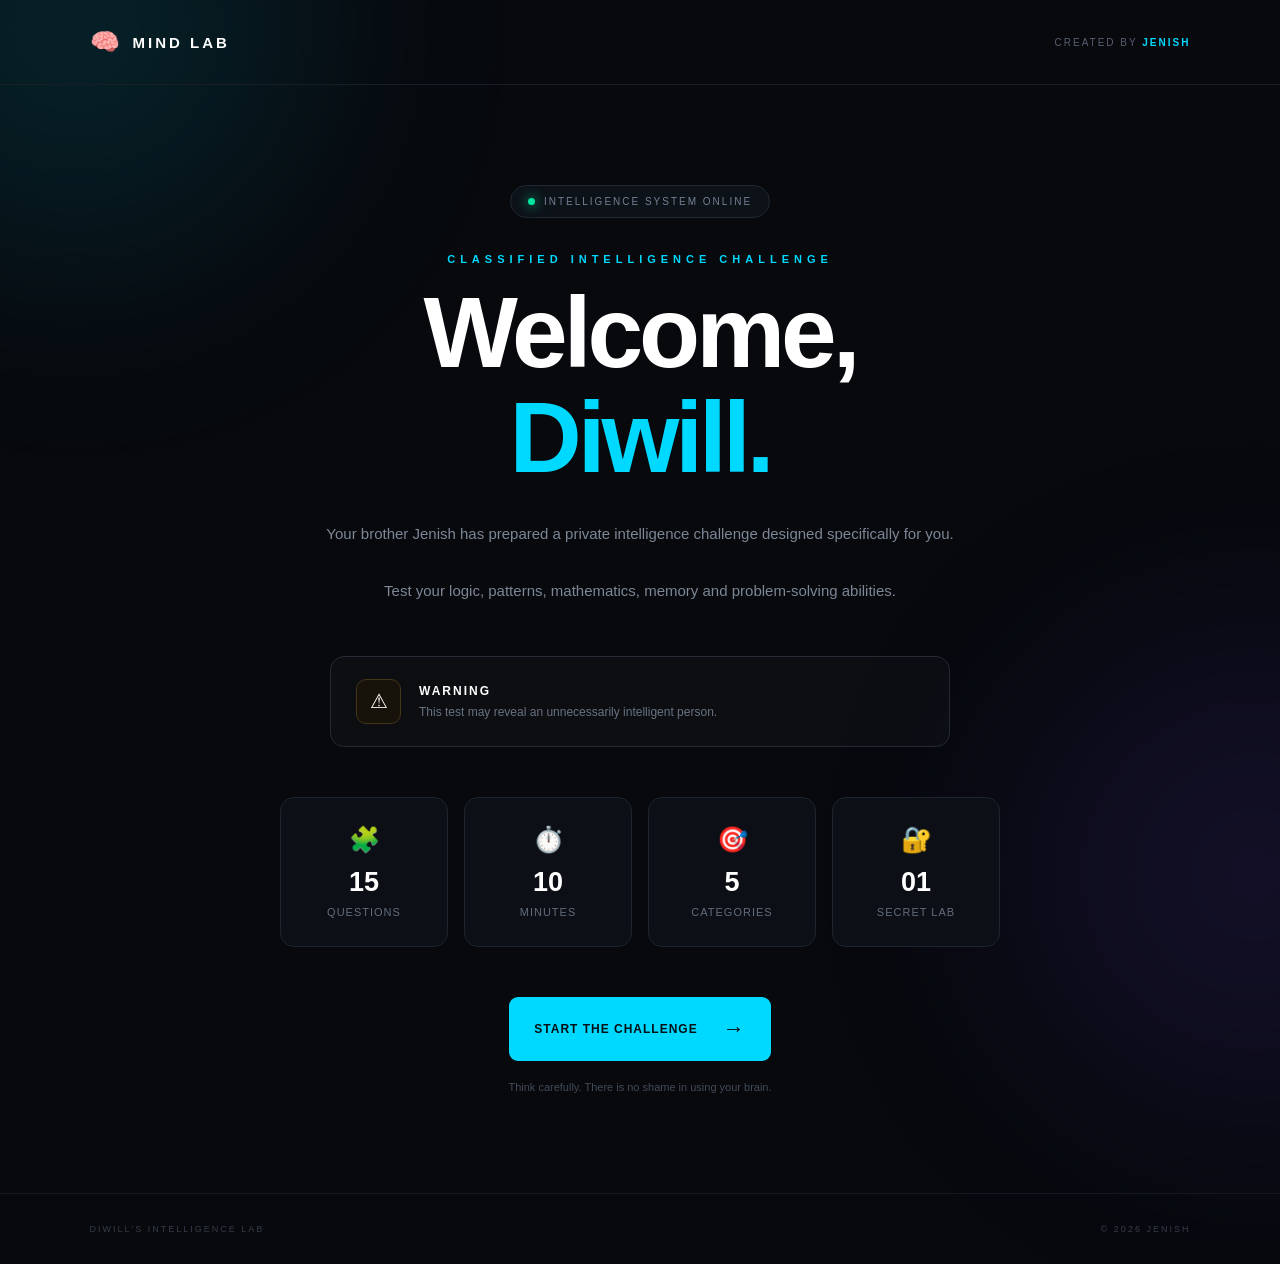
<file: index.html>
<!DOCTYPE html>
<html lang="en">

<head>
    <meta charset="UTF-8">
    <meta name="viewport" content="width=device-width, initial-scale=1.0">

    <title>Mind Lab | Diwill</title>

    <link rel="stylesheet" href="style.css">
</head>

<body class="home-page">

    <!-- Background effects -->
    <div class="background-glow glow-one"></div>
    <div class="background-glow glow-two"></div>

    <!-- Navigation -->
    <header class="navbar">

        <div class="logo">
            <span>🧠</span>
            MIND LAB
        </div>

        <div class="creator">
            CREATED BY <strong>JENISH</strong>
        </div>

    </header>


    <!-- Main content -->
    <main class="hero">

        <div class="status-pill">
            <span class="status-dot"></span>
            INTELLIGENCE SYSTEM ONLINE
        </div>


        <p class="classified">
            CLASSIFIED INTELLIGENCE CHALLENGE
        </p>


        <h1>
            Welcome,
            <span>Diwill.</span>
        </h1>


        <p class="hero-description">

            Your brother Jenish has prepared a private
            intelligence challenge designed specifically for you.

            <br><br>

            Test your logic, patterns, mathematics,
            memory and problem-solving abilities.

        </p>


        <!-- Warning -->
        <div class="warning-box">

            <div class="warning-icon">
                ⚠
            </div>

            <div>

                <h3>
                    WARNING
                </h3>

                <p>
                    This test may reveal an unnecessarily
                    intelligent person.
                </p>

            </div>

        </div>


        <!-- Information cards -->
        <div class="test-info">

            <div class="info-card">

                <div class="info-icon">
                    🧩
                </div>

                <strong>
                    15
                </strong>

                <span>
                    Questions
                </span>

            </div>


            <div class="info-card">

                <div class="info-icon">
                    ⏱️
                </div>

                <strong>
                    10
                </strong>

                <span>
                    Minutes
                </span>

            </div>


            <div class="info-card">

                <div class="info-icon">
                    🎯
                </div>

                <strong>
                    5
                </strong>

                <span>
                    Categories
                </span>

            </div>


            <div class="info-card">

                <div class="info-icon">
                    🔐
                </div>

                <strong>
                    01
                </strong>

                <span>
                    Secret Lab
                </span>

            </div>

        </div>


        <!-- Start -->
        <button
            class="start-button"
            onclick="startTest()">

            <span>
                START THE CHALLENGE
            </span>

            <b>
                →
            </b>

        </button>


        <p class="bottom-text">

            Think carefully.
            There is no shame in using your brain.

        </p>

    </main>


    <!-- Footer -->
    <footer>

        <span>
            DIWILL'S INTELLIGENCE LAB
        </span>

        <span>
            © 2026 JENISH
        </span>

    </footer>


    <script>

        function startTest() {

            window.location.href =
                "login.html";

        }

    </script>

</body>

</html>
</file>
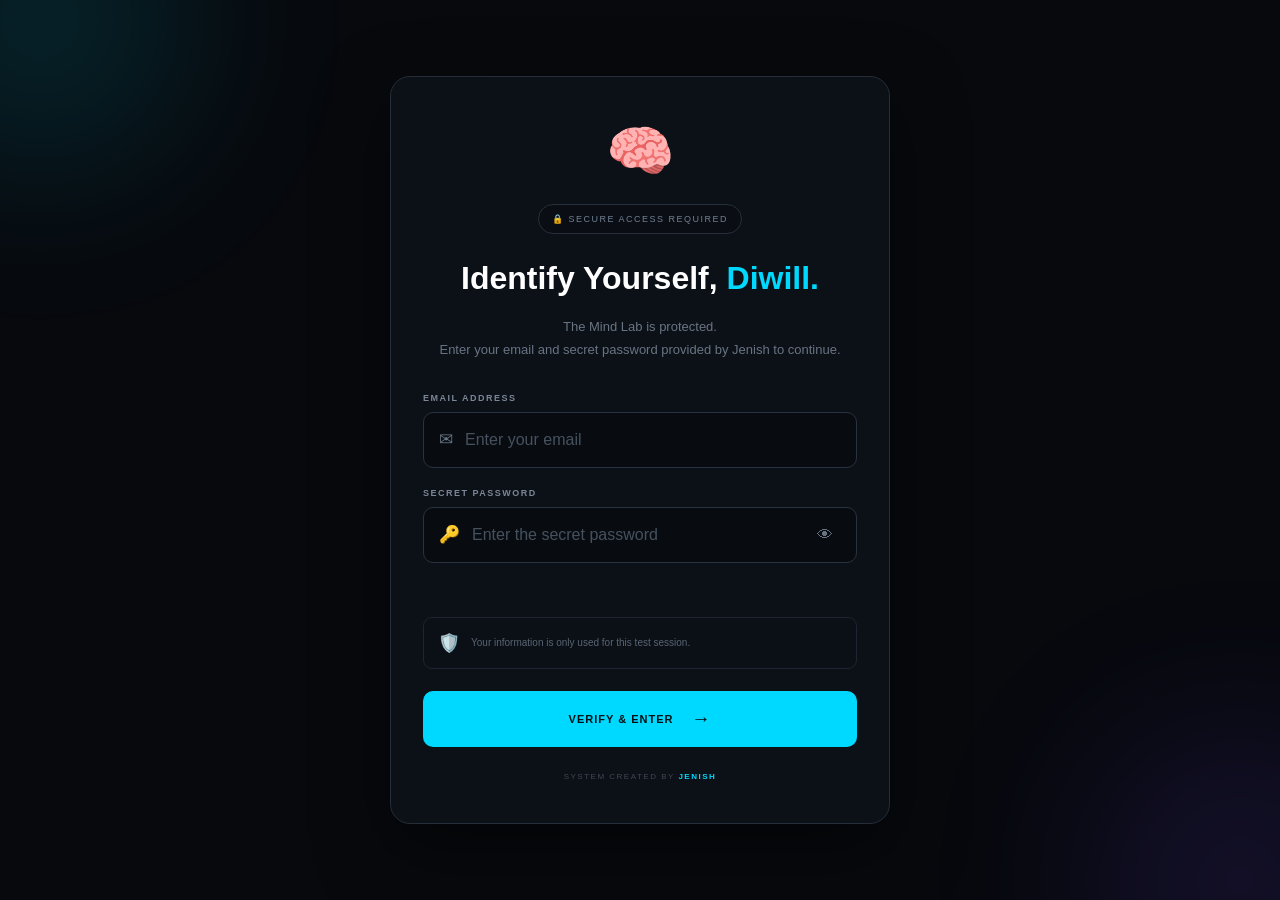
<file: login.html>
<!DOCTYPE html>
<html lang="en">

<head>

    <meta charset="UTF-8">

    <meta name="viewport"
          content="width=device-width, initial-scale=1.0,
                   maximum-scale=1.0,
                   user-scalable=no">

    <meta name="theme-color"
          content="#07090d">

    <title>Mind Lab | Secure Access</title>


    <style>

        /* ================================
           RESET
        ================================= */

        * {
            margin: 0;
            padding: 0;
            box-sizing: border-box;
        }


        body {
            min-height: 100vh;
            min-height: 100dvh;

            background: #07090d;

            color: white;

            font-family:
                Arial,
                Helvetica,
                sans-serif;

            display: flex;

            justify-content: center;

            align-items: center;

            padding: 20px;

            overflow-x: hidden;
        }


        /* ================================
           BACKGROUND
        ================================= */

        .background-glow {
            position: fixed;

            width: 280px;
            height: 280px;

            border-radius: 50%;

            filter: blur(100px);

            opacity: 0.16;

            pointer-events: none;

            z-index: 0;
        }


        .glow-one {
            background: #00d9ff;

            top: -120px;
            left: -100px;
        }


        .glow-two {
            background: #7545ff;

            bottom: -120px;
            right: -100px;
        }


        /* ================================
           LOGIN CARD
        ================================= */

        .login-container {

            width: 100%;

            max-width: 500px;

            padding: 42px 32px;

            background:
                rgba(13, 17, 24, 0.97);

            border: 1px solid #252e39;

            border-radius: 20px;

            text-align: center;

            position: relative;

            z-index: 2;

            box-shadow:
                0 25px 70px
                rgba(0, 0, 0, 0.5);
        }


        /* ================================
           ICON
        ================================= */

        .login-icon {

            font-size: 55px;

            margin-bottom: 20px;

        }


        /* ================================
           STATUS
        ================================= */

        .login-status {

            display: inline-block;

            padding: 9px 13px;

            background: #0a0e14;

            border: 1px solid #26303b;

            border-radius: 30px;

            color: #718092;

            font-size: 9px;

            letter-spacing: 1.5px;

            margin-bottom: 24px;

        }


        /* ================================
           HEADING
        ================================= */

        h1 {

            font-size: 32px;

            line-height: 1.25;

            margin-bottom: 18px;

        }


        h1 span {

            color: #00d9ff;

        }


        .login-description {

            color: #697483;

            font-size: 13px;

            line-height: 1.7;

            margin-bottom: 32px;

        }


        /* ================================
           INPUT GROUP
        ================================= */

        .input-group {

            text-align: left;

            margin-bottom: 20px;

        }


        .input-group label {

            display: block;

            color: #7b8796;

            font-size: 9px;

            font-weight: bold;

            letter-spacing: 1.5px;

            margin-bottom: 9px;

        }


        /* ================================
           INPUT
        ================================= */

        .input-wrapper {

            width: 100%;

            min-height: 56px;

            display: flex;

            align-items: center;

            gap: 12px;

            padding: 0 15px;

            background: #080c11;

            border: 1px solid #29333f;

            border-radius: 10px;

            transition: 0.2s;

        }


        .input-wrapper:focus-within {

            border-color: #00d9ff;

            box-shadow:
                0 0 15px
                rgba(0, 217, 255, 0.08);

        }


        .input-icon {

            color: #667383;

            font-size: 17px;

            flex-shrink: 0;

        }


        input {

            width: 100%;

            min-width: 0;

            height: 54px;

            border: none;

            outline: none;

            background: transparent;

            color: white;

            font-size: 16px;

            /* Important for iPhone:
               prevents automatic zoom */

            -webkit-appearance: none;

            appearance: none;

        }


        input::placeholder {

            color: #46515f;

        }


        /* ================================
           PASSWORD TOGGLE
        ================================= */

        .password-toggle {

            border: none;

            background: transparent;

            color: #667383;

            font-size: 16px;

            padding: 8px;

            cursor: pointer;

            flex-shrink: 0;

            -webkit-tap-highlight-color:
                transparent;

        }


        /* ================================
           ERROR
        ================================= */

        .login-error {

            min-height: 24px;

            margin: 4px 0 8px;

            color: #ff526b;

            font-size: 11px;

            font-weight: bold;

            line-height: 1.5;

        }


        .login-error.success {

            color: #00e5a0;

        }


        /* ================================
           INFO
        ================================= */

        .privacy-note {

            display: flex;

            align-items: center;

            gap: 11px;

            padding: 14px;

            margin: 10px 0 22px;

            background: #0b1016;

            border: 1px solid #1d2530;

            border-radius: 9px;

            text-align: left;

        }


        .privacy-note span {

            font-size: 18px;

            flex-shrink: 0;

        }


        .privacy-note p {

            color: #596474;

            font-size: 10px;

            line-height: 1.5;

        }


        /* ================================
           LOGIN BUTTON
        ================================= */

        .login-button {

            width: 100%;

            min-height: 56px;

            border: none;

            border-radius: 10px;

            background: #00d9ff;

            color: #031015;

            font-size: 11px;

            font-weight: 800;

            letter-spacing: 1px;

            cursor: pointer;

            display: flex;

            justify-content: center;

            align-items: center;

            gap: 18px;

            transition: 0.2s;

            -webkit-tap-highlight-color:
                transparent;

        }


        .login-button:active {

            transform: scale(0.98);

        }


        .login-button:hover {

            box-shadow:
                0 12px 30px
                rgba(0, 217, 255, 0.16);

        }


        .login-button b {

            font-size: 19px;

        }


        /* ================================
           FOOTER
        ================================= */

        .login-footer {

            margin-top: 25px;

            color: #3f4855;

            font-size: 8px;

            letter-spacing: 1.5px;

        }


        .login-footer strong {

            color: #00d9ff;

        }


        /* ================================
           SHAKE
        ================================= */

        .wrong-input {

            border-color:
                #ff526b !important;

            animation:
                shake 0.4s;

        }


        @keyframes shake {

            0% {
                transform: translateX(0);
            }

            25% {
                transform: translateX(-6px);
            }

            50% {
                transform: translateX(6px);
            }

            75% {
                transform: translateX(-6px);
            }

            100% {
                transform: translateX(0);
            }

        }


        /* ================================
           SMALL PHONES
        ================================= */

        @media (max-width: 380px) {

            body {
                padding: 14px;
            }

            .login-container {
                padding: 32px 20px;
                border-radius: 17px;
            }

            .login-icon {
                font-size: 48px;
            }

            h1 {
                font-size: 27px;
            }

            .login-description {
                font-size: 12px;
            }

        }


    </style>

</head>


<body>


    <!-- Background -->

    <div class="background-glow glow-one"></div>

    <div class="background-glow glow-two"></div>



    <!-- Login -->

    <main class="login-container">


        <div class="login-icon">

            🧠

        </div>



        <div class="login-status">

            🔒 SECURE ACCESS REQUIRED

        </div>



        <h1>

            Identify Yourself,

            <span>Diwill.</span>

        </h1>



        <p class="login-description">

            The Mind Lab is protected.

            <br>

            Enter your email and secret password
            provided by Jenish to continue.

        </p>



        <form id="loginForm">


            <!-- EMAIL -->

            <div class="input-group">

                <label for="email">

                    EMAIL ADDRESS

                </label>


                <div
                    class="input-wrapper"
                    id="emailWrapper">


                    <span class="input-icon">

                        ✉

                    </span>


                    <input
                        type="email"
                        id="email"
                        placeholder="Enter your email"
                        autocomplete="email"
                        autocapitalize="none"
                        spellcheck="false"
                        inputmode="email"
                        required>


                </div>

            </div>



            <!-- PASSWORD -->

            <div class="input-group">

                <label for="password">

                    SECRET PASSWORD

                </label>


                <div
                    class="input-wrapper"
                    id="passwordWrapper">


                    <span class="input-icon">

                        🔑

                    </span>


                    <input
                        type="password"
                        id="password"
                        placeholder="Enter the secret password"
                        autocomplete="current-password"
                        required>


                    <button
                        type="button"
                        class="password-toggle"
                        id="togglePassword"
                        aria-label="Show password">

                        👁

                    </button>


                </div>

            </div>



            <!-- MESSAGE -->

            <div
                id="loginError"
                class="login-error">

            </div>



            <!-- INFO -->

            <div class="privacy-note">

                <span>

                    🛡️

                </span>


                <p>

                    Your information is only used
                    for this test session.

                </p>

            </div>



            <!-- BUTTON -->

            <button
                type="submit"
                class="login-button">

                <span>

                    VERIFY & ENTER

                </span>


                <b>

                    →

                </b>

            </button>


        </form>



        <div class="login-footer">

            SYSTEM CREATED BY

            <strong>

                JENISH

            </strong>

        </div>


    </main>



    <script>


        /* =================================
           ELEMENTS
        ================================= */

        const form =
            document.getElementById(
                "loginForm"
            );


        const email =
            document.getElementById(
                "email"
            );


        const password =
            document.getElementById(
                "password"
            );


        const errorMessage =
            document.getElementById(
                "loginError"
            );


        const passwordToggle =
            document.getElementById(
                "togglePassword"
            );


        const emailWrapper =
            document.getElementById(
                "emailWrapper"
            );


        const passwordWrapper =
            document.getElementById(
                "passwordWrapper"
            );



        /* =================================
           SHOW / HIDE PASSWORD
        ================================= */

        passwordToggle.addEventListener(
            "click",
            function() {

                if (
                    password.type ===
                    "password"
                ) {

                    password.type =
                        "text";

                    passwordToggle.textContent =
                        "🙈";

                }

                else {

                    password.type =
                        "password";

                    passwordToggle.textContent =
                        "👁";

                }

            }
        );



        /* =================================
           LOGIN
        ================================= */

        form.addEventListener(
            "submit",
            function(event) {

                event.preventDefault();


                const enteredEmail =
                    email.value.trim();


                const enteredPassword =
                    password.value;


                const correctEmail =
                    "diwillgay69@gmail.com";


                const correctPassword =
                    "DiwillIsGay";



                /* Clear message */

                errorMessage.className =
                    "login-error";

                errorMessage.textContent =
                    "";



                /* Check email */

                if (
                    enteredEmail !==
                    correctEmail
                ) {

                    errorMessage.textContent =
                        "🚨 ACCESS DENIED — Incorrect email.";

                    shake(emailWrapper);

                    email.focus();

                    return;

                }



                /* Check password */

                if (
                    enteredPassword !==
                    correctPassword
                ) {

                    errorMessage.textContent =
                        "🚨 ACCESS DENIED — Incorrect password.";

                    shake(passwordWrapper);

                    password.focus();

                    return;

                }



                /* =========================
                   SUCCESS
                ========================= */

                errorMessage.classList.add(
                    "success"
                );


                errorMessage.textContent =
                    "✓ ACCESS GRANTED — Welcome, Diwill.";



                /* Save session */

                localStorage.setItem(
                    "diwillEmail",
                    enteredEmail
                );


                localStorage.setItem(
                    "diwillName",
                    "Diwill"
                );


                localStorage.setItem(
                    "diwillLoggedIn",
                    "true"
                );



                /* Disable button */

                const button =
                    document.querySelector(
                        ".login-button"
                    );


                button.disabled = true;


                button.innerHTML =
                    "<span>ACCESS GRANTED ✓</span>";



                /* Go to test */

                setTimeout(
                    function() {

                        window.location.href =
                            "test.html";

                    },
                    700
                );

            }
        );



        /* =================================
           SHAKE FUNCTION
        ================================= */

        function shake(element) {

            element.classList.remove(
                "wrong-input"
            );


            void element.offsetWidth;


            element.classList.add(
                "wrong-input"
            );


            setTimeout(
                function() {

                    element.classList.remove(
                        "wrong-input"
                    );

                },
                450
            );

        }


    </script>


</body>

</html>
</file>
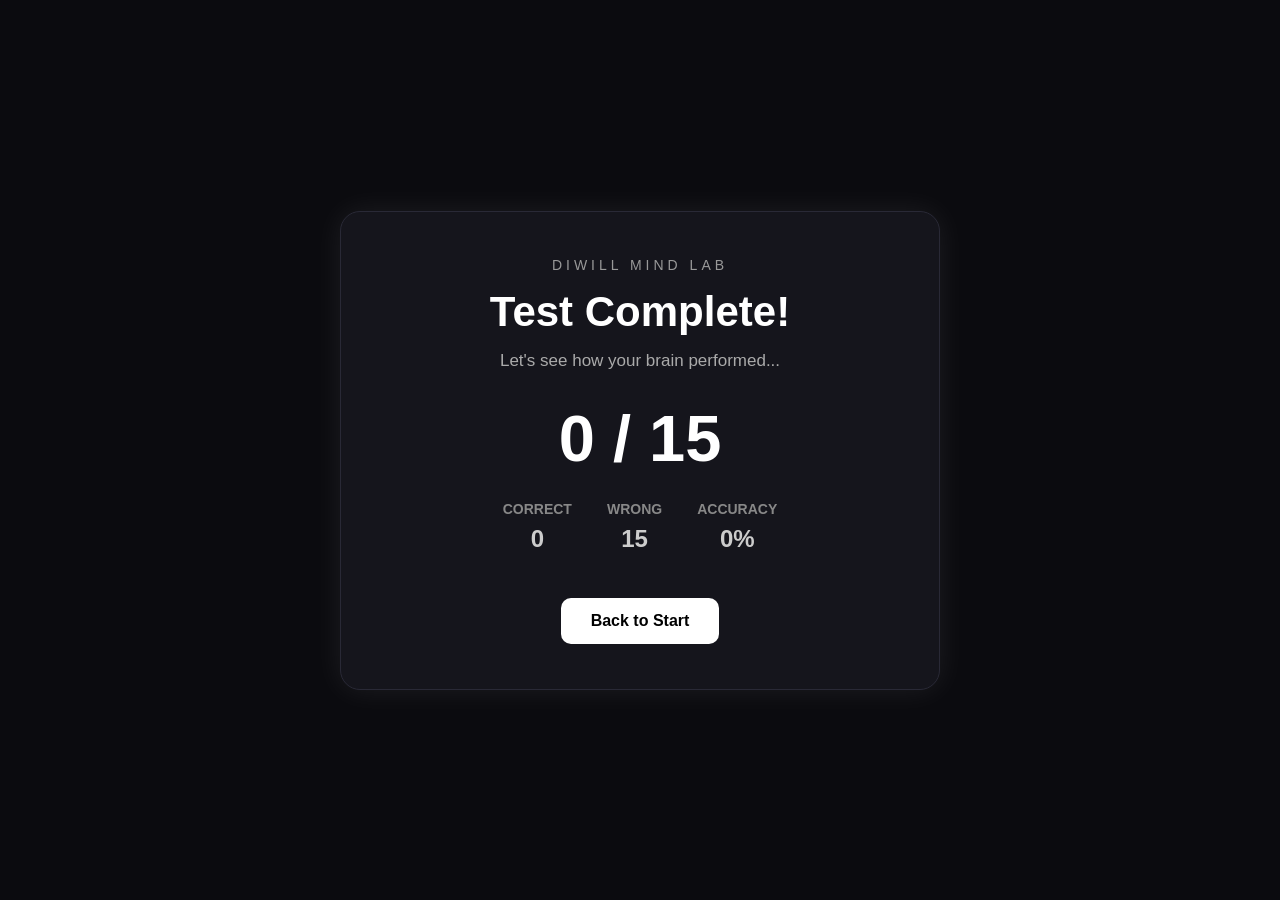
<file: result.html>
<!DOCTYPE html>
<html lang="en">
<head>
    <meta charset="UTF-8">
    <meta name="viewport" content="width=device-width, initial-scale=1.0">

    <title>Diwill Mind Lab - Result</title>

    <style>
        * {
            margin: 0;
            padding: 0;
            box-sizing: border-box;
            font-family: Arial, sans-serif;
        }

        body {
            min-height: 100vh;
            background: #0b0b0f;
            color: white;
            display: flex;
            justify-content: center;
            align-items: center;
            text-align: center;
        }

        .result-box {
            width: 90%;
            max-width: 600px;
            padding: 45px 30px;
            background: #15151c;
            border: 1px solid #292936;
            border-radius: 20px;
            box-shadow: 0 0 30px rgba(255, 255, 255, 0.08);
        }

        .small-title {
            font-size: 14px;
            letter-spacing: 4px;
            color: #999;
            margin-bottom: 15px;
        }

        h1 {
            font-size: 42px;
            margin-bottom: 15px;
        }

        .message {
            color: #aaa;
            margin-bottom: 30px;
            font-size: 17px;
        }

        .score {
            font-size: 65px;
            font-weight: bold;
            margin: 20px 0;
        }

        .details {
            display: flex;
            justify-content: center;
            gap: 35px;
            margin: 25px 0;
            color: #ccc;
        }

        .detail h3 {
            font-size: 14px;
            color: #888;
            margin-bottom: 8px;
        }

        .detail p {
            font-size: 24px;
            font-weight: bold;
        }

        .button {
            display: inline-block;
            margin-top: 20px;
            padding: 14px 30px;
            background: white;
            color: black;
            text-decoration: none;
            border-radius: 10px;
            font-weight: bold;
            transition: 0.3s;
        }

        .button:hover {
            transform: translateY(-3px);
            box-shadow: 0 8px 20px rgba(255, 255, 255, 0.15);
        }

        @media (max-width: 500px) {
            h1 {
                font-size: 32px;
            }

            .score {
                font-size: 50px;
            }

            .details {
                gap: 20px;
            }
        }
    </style>
</head>

<body>

    <div class="result-box">

        <div class="small-title">DIWILL MIND LAB</div>

        <h1>Test Complete!</h1>

        <p class="message">
            Let's see how your brain performed...
        </p>

        <div class="score" id="score">
            0 / 15
        </div>

        <div class="details">

            <div class="detail">
                <h3>CORRECT</h3>
                <p id="correct">0</p>
            </div>

            <div class="detail">
                <h3>WRONG</h3>
                <p id="wrong">0</p>
            </div>

            <div class="detail">
                <h3>ACCURACY</h3>
                <p id="percentage">0%</p>
            </div>

        </div>

        <a href="index.html" class="button">
            Back to Start
        </a>

    </div>

    <script>
        const score = Number(localStorage.getItem("diwillScore")) || 0;
        const total = 15;
        const wrong = total - score;
        const percentage = Math.round((score / total) * 100);

        document.getElementById("score").textContent =
            score + " / " + total;

        document.getElementById("correct").textContent =
            score;

        document.getElementById("wrong").textContent =
            wrong;

        document.getElementById("percentage").textContent =
            percentage + "%";
    </script>

</body>
</html>
</file>
<file: style.css>
/* ============================================
   DIWILL MIND LAB
   COMPLETE WEBSITE STYLES
============================================ */


/* ============================================
   RESET
============================================ */

* {

    margin: 0;

    padding: 0;

    box-sizing: border-box;

}


html {

    scroll-behavior: smooth;

}


body {

    font-family:
        Arial,
        Helvetica,
        sans-serif;

    background: #07090d;

    color: #ffffff;

    min-height: 100vh;

}


/* ============================================
   BACKGROUND
============================================ */

.background-glow {

    position: fixed;

    width: 450px;

    height: 450px;

    border-radius: 50%;

    filter: blur(130px);

    opacity: 0.13;

    pointer-events: none;

    z-index: 0;

}


.glow-one {

    background: #00d9ff;

    top: -200px;

    left: -150px;

}


.glow-two {

    background: #7545ff;

    right: -200px;

    bottom: -200px;

}


/* ============================================
   NAVBAR
============================================ */

.navbar {

    width: 100%;

    padding: 28px 7%;

    display: flex;

    justify-content: space-between;

    align-items: center;

    border-bottom: 1px solid #181d26;

    position: relative;

    z-index: 5;

}


.logo {

    display: flex;

    align-items: center;

    gap: 10px;

    font-size: 15px;

    font-weight: 700;

    letter-spacing: 3px;

}


.logo span {

    font-size: 24px;

}


.creator {

    color: #566071;

    font-size: 10px;

    letter-spacing: 2px;

}


.creator strong {

    color: #00d9ff;

}


/* ============================================
   HOME PAGE
============================================ */

.home-page {

    min-height: 100vh;

    display: flex;

    flex-direction: column;

}


.hero {

    width: min(1000px, 90%);

    margin: auto;

    text-align: center;

    padding: 100px 20px;

    position: relative;

    z-index: 2;

}


/* Status */

.status-pill {

    display: inline-flex;

    align-items: center;

    gap: 9px;

    padding: 10px 17px;

    background: #0d1219;

    border: 1px solid #202832;

    border-radius: 50px;

    color: #758092;

    font-size: 10px;

    letter-spacing: 2px;

    margin-bottom: 35px;

}


.status-dot {

    width: 7px;

    height: 7px;

    background: #00e5a0;

    border-radius: 50%;

    box-shadow:
        0 0 12px #00e5a0;

}


/* Heading */

.classified {

    color: #00d9ff;

    font-size: 11px;

    font-weight: bold;

    letter-spacing: 5px;

    margin-bottom: 20px;

}


.hero h1 {

    font-size: clamp(
        55px,
        9vw,
        100px
    );

    line-height: 0.95;

    letter-spacing: -4px;

    margin-bottom: 35px;

}


.hero h1 span {

    display: block;

    color: #00d9ff;

    margin-top: 10px;

}


.hero-description {

    max-width: 650px;

    margin: auto;

    color: #7d8796;

    font-size: 15px;

    line-height: 1.9;

}


/* Warning */

.warning-box {

    width: min(620px, 100%);

    margin: 50px auto;

    padding: 22px 25px;

    display: flex;

    align-items: center;

    gap: 18px;

    text-align: left;

    background: rgba(
        255,
        255,
        255,
        0.025
    );

    border: 1px solid #242b35;

    border-radius: 14px;

}


.warning-icon {

    width: 45px;

    height: 45px;

    flex-shrink: 0;

    display: flex;

    align-items: center;

    justify-content: center;

    background: #17130b;

    border: 1px solid #443617;

    border-radius: 10px;

    font-size: 20px;

}


.warning-box h3 {

    font-size: 12px;

    letter-spacing: 2px;

    margin-bottom: 7px;

}


.warning-box p {

    color: #697382;

    font-size: 12px;

}


/* Info */

.test-info {

    display: grid;

    grid-template-columns:
        repeat(4, 1fr);

    gap: 16px;

    max-width: 720px;

    margin: 50px auto;

}


.info-card {

    padding: 25px 15px;

    min-height: 150px;

    display: flex;

    align-items: center;

    justify-content: center;

    flex-direction: column;

    gap: 8px;

    background: #0c1016;

    border: 1px solid #1d2530;

    border-radius: 14px;

    transition: 0.3s;

}


.info-card:hover {

    transform: translateY(-5px);

    border-color: #00d9ff;

}


.info-icon {

    font-size: 25px;

    margin-bottom: 5px;

}


.info-card strong {

    font-size: 27px;

}


.info-card span {

    color: #626c7c;

    font-size: 11px;

    text-transform: uppercase;

    letter-spacing: 1px;

}


/* Start button */

.start-button {

    min-width: 260px;

    padding: 19px 25px;

    border: none;

    border-radius: 9px;

    background: #00d9ff;

    color: #031015;

    font-size: 12px;

    font-weight: 800;

    letter-spacing: 1px;

    cursor: pointer;

    display: inline-flex;

    justify-content: center;

    align-items: center;

    gap: 25px;

    transition: 0.3s;

}


.start-button b {

    font-size: 22px;

}


.start-button:hover {

    transform: translateY(-4px);

    box-shadow:
        0 15px 40px
        rgba(
            0,
            217,
            255,
            0.18
        );

}


.bottom-text {

    color: #424b59;

    font-size: 11px;

    margin-top: 20px;

}


/* Footer */

footer {

    position: relative;

    z-index: 2;

    padding: 30px 7%;

    display: flex;

    justify-content: space-between;

    color: #353d49;

    font-size: 9px;

    letter-spacing: 2px;

    border-top: 1px solid #141920;

}


/* ============================================
   LOGIN PAGE
============================================ */

.login-page {

    min-height: 100vh;

    display: flex;

    align-items: center;

    justify-content: center;

    padding: 60px 20px;

    position: relative;

    background:
        radial-gradient(
            circle at center,
            #101820,
            #07090d 65%
        );

    overflow: hidden;

}


.login-container {

    width: min(
        520px,
        100%
    );

    padding: 55px;

    text-align: center;

    position: relative;

    z-index: 2;

    background: rgba(
        13,
        17,
        24,
        0.95
    );

    border: 1px solid #252e39;

    border-radius: 22px;

    box-shadow:
        0 35px 100px
        rgba(
            0,
            0,
            0,
            0.45
        );

}


.login-icon {

    font-size: 58px;

    margin-bottom: 22px;

}


.login-status {

    display: inline-block;

    padding: 9px 14px;

    border: 1px solid #26303b;

    background: #0a0e14;

    border-radius: 30px;

    color: #6d7787;

    font-size: 9px;

    letter-spacing: 2px;

    margin-bottom: 25px;

}


.login-container h1 {

    font-size: 35px;

    line-height: 1.25;

    margin-bottom: 20px;

}


.login-container h1 span {

    color: #00d9ff;

}


.login-description {

    color: #697483;

    font-size: 13px;

    line-height: 1.8;

    margin-bottom: 40px;

}


/* Input */

.input-group {

    text-align: left;

    margin-bottom: 25px;

}


.input-group label {

    display: block;

    color: #778292;

    font-size: 9px;

    letter-spacing: 2px;

    margin-bottom: 10px;

}


.input-wrapper {

    display: flex;

    align-items: center;

    gap: 12px;

    padding: 0 16px;

    background: #080c11;

    border: 1px solid #27303b;

    border-radius: 10px;

    transition: 0.2s;

}


.input-wrapper:focus-within {

    border-color: #00d9ff;

    box-shadow:
        0 0 20px
        rgba(
            0,
            217,
            255,
            0.06
        );

}


.input-wrapper span {

    color: #505b6b;

    font-size: 15px;

}


.input-wrapper input {

    width: 100%;

    height: 55px;

    background: transparent;

    border: none;

    outline: none;

    color: white;

    font-size: 14px;

}


.input-wrapper input::placeholder {

    color: #3e4754;

}


/* Error */

.login-error {

    min-height: 25px;

    margin: 5px 0 10px;

    color: #ff526b;

    font-size: 11px;

    font-weight: bold;

}


.login-error.success {

    color: #00e5a0;

}


/* Privacy */

.privacy-note {

    display: flex;

    align-items: center;

    gap: 12px;

    padding: 15px;

    margin: 15px 0 25px;

    text-align: left;

    background: #0b1016;

    border: 1px solid #1d2530;

    border-radius: 9px;

}


.privacy-note span {

    font-size: 18px;

}


.privacy-note p {

    color: #596474;

    font-size: 10px;

    line-height: 1.5;

}


/* Login button */

.login-button {

    width: 100%;

    height: 57px;

    border: none;

    border-radius: 9px;

    background: #00d9ff;

    color: #031015;

    font-size: 11px;

    font-weight: 800;

    letter-spacing: 1px;

    cursor: pointer;

    display: flex;

    justify-content: center;

    align-items: center;

    gap: 20px;

    transition: 0.3s;

}


.login-button b {

    font-size: 20px;

}


.login-button:hover {

    transform: translateY(-3px);

    box-shadow:
        0 15px 35px
        rgba(
            0,
            217,
            255,
            0.15
        );

}


.login-footer {

    margin-top: 30px;

    color: #3f4855;

    font-size: 9px;

    letter-spacing: 2px;

}


.login-footer strong {

    color: #00d9ff;

}


.wrong-input {

    border-color: #ff526b !important;

    animation:
        shake 0.4s;

}


@keyframes shake {

    0% {
        transform: translateX(0);
    }

    25% {
        transform: translateX(-7px);
    }

    50% {
        transform: translateX(7px);
    }

    75% {
        transform: translateX(-7px);
    }

    100% {
        transform: translateX(0);
    }

}


/* ============================================
   TEST PAGE
============================================ */

.test-page {

    min-height: 100vh;

    background:
        radial-gradient(
            circle at top,
            #111a23,
            #07090d 60%
        );

}


.test-header {

    height: 90px;

    padding: 0 7%;

    display: flex;

    align-items: center;

    justify-content: space-between;

    border-bottom: 1px solid #1a212b;

}


.test-header-right {

    display: flex;

    align-items: center;

    gap: 30px;

}


.live-indicator {

    display: flex;

    align-items: center;

    gap: 8px;

    color: #596474;

    font-size: 9px;

    letter-spacing: 1px;

}


.live-indicator span {

    width: 7px;

    height: 7px;

    background: #00e5a0;

    border-radius: 50%;

}


.timer-box {

    min-width: 145px;

    padding: 12px 17px;

    background: #0d1218;

    border: 1px solid #26303b;

    border-radius: 9px;

    display: flex;

    justify-content: space-between;

    align-items: center;

    gap: 15px;

}


.timer-box small {

    color: #566171;

    font-size: 8px;

    letter-spacing: 1px;

}


.timer-box strong {

    color: #00d9ff;

    font-size: 16px;

}


.timer-warning {

    color: #ff526b !important;

}


/* ============================================
   TEST CONTAINER
============================================ */

.test-container {

    width: min(
        900px,
        90%
    );

    margin: auto;

    padding: 75px 0;

}


/* Greeting */

.test-greeting {

    margin-bottom: 50px;

}


.test-greeting p {

    color: #00d9ff;

    font-size: 9px;

    letter-spacing: 3px;

    margin-bottom: 12px;

}


.test-greeting h1 {

    font-size: 38px;

    margin-bottom: 10px;

}


.test-greeting h1 span {

    color: #00d9ff;

}


.player-greeting {

    color: #5f6a79;

    font-size: 12px;

}


/* Progress */

.test-progress-section {

    margin-bottom: 30px;

}


.progress-info {

    display: flex;

    justify-content: space-between;

    color: #5f6978;

    font-size: 9px;

    letter-spacing: 1px;

    margin-bottom: 12px;

}


.progress-info strong {

    color: white;

}


.progress-container {

    width: 100%;

    height: 5px;

    background: #181e27;

    border-radius: 20px;

    overflow: hidden;

}


#progressBar {

    height: 100%;

    width: 0%;

    background: #00d9ff;

    border-radius: 20px;

    transition: width 0.4s;

}


/* ============================================
   QUESTION CARD
============================================ */

.question-card {

    background: #0d1218;

    border: 1px solid #242d38;

    border-radius: 20px;

    padding: 55px;

    min-height: 500px;

    box-shadow:
        0 35px 90px
        rgba(
            0,
            0,
            0,
            0.25
        );

}


.question-heading {

    display: flex;

    justify-content: space-between;

    align-items: center;

    margin-bottom: 30px;

}


.category {

    color: #00d9ff;

    font-size: 9px;

    letter-spacing: 3px;

}


.question-number-circle {

    width: 43px;

    height: 43px;

    display: flex;

    align-items: center;

    justify-content: center;

    border: 1px solid #27313d;

    border-radius: 50%;

    color: #657080;

    font-size: 11px;

}


.question-card h2 {

    max-width: 760px;

    font-size: 26px;

    line-height: 1.55;

    font-weight: 600;

    margin-bottom: 17px;

}


.choose-text {

    color: #485362;

    font-size: 9px;

    letter-spacing: 1.5px;

    margin-bottom: 30px;

}


/* Answers */

.answers {

    display: grid;

    grid-template-columns:
        repeat(2, 1fr);

    gap: 15px;

}


.answer-button {

    min-height: 68px;

    padding: 15px 18px;

    display: flex;

    align-items: center;

    gap: 15px;

    text-align: left;

    background: #111720;

    border: 1px solid #27313d;

    border-radius: 10px;

    color: #bdc5d0;

    cursor: pointer;

    transition: 0.2s;

}


.answer-button:hover {

    transform: translateY(-3px);

    border-color: #00d9ff;

    background: #141c25;

}


.answer-button:disabled {

    cursor: default;

}


.answer-letter {

    width: 31px;

    height: 31px;

    flex-shrink: 0;

    display: flex;

    align-items: center;

    justify-content: center;

    border: 1px solid #303a47;

    border-radius: 7px;

    color: #667181;

    font-size: 11px;

    font-weight: bold;

}


.answer-button.correct {

    background:
        rgba(
            0,
            229,
            160,
            0.08
        );

    border-color: #00b982;

    color: #00e5a0;

}


.answer-button.correct
.answer-letter {

    border-color: #00b982;

    color: #00e5a0;

}


.answer-button.wrong {

    background:
        rgba(
            255,
            82,
            107,
            0.08
        );

    border-color: #ff526b;

    color: #ff7588;

}


/* Footer */

.question-footer {

    display: flex;

    justify-content: space-between;

    align-items: center;

    margin-top: 45px;

}


.footer-message {

    color: #46515f;

    font-size: 11px;

}


.next-button {

    padding: 15px 22px;

    border: none;

    border-radius: 8px;

    background: #ffffff;

    color: #07090d;

    font-size: 10px;

    font-weight: bold;

    letter-spacing: 1px;

    cursor: pointer;

    transition: 0.2s;

}


.next-button span {

    margin-left: 15px;

    font-size: 17px;

}


.next-button:not(:disabled):hover {

    transform: translateY(-3px);

}


.next-button:disabled {

    opacity: 0.25;

    cursor: not-allowed;

}


/* Tip */

.test-tip {

    display: flex;

    justify-content: center;

    align-items: center;

    gap: 10px;

    padding: 25px;

    color: #46505e;

    font-size: 10px;

}


/* ============================================
   RESULT PAGE
============================================ */

.result-page {

    min-height: 100vh;

    display: flex;

    justify-content: center;

    align-items: center;

    padding: 70px 20px;

    background:
        radial-gradient(
            circle at center,
            #111a23,
            #07090d 65%
        );

}


.result-container {

    width: min(
        680px,
        100%
    );

    text-align: center;

    position: relative;

    z-index: 2;

}


.result-header {

    margin-bottom: 35px;

}


.result-icon {

    font-size: 55px;

    margin-bottom: 15px;

}


.result-header p {

    color: #00d9ff;

    font-size: 9px;

    letter-spacing: 3px;

    margin-bottom: 15px;

}


.result-header h1 {

    font-size: 30px;

}


.result-header h1 span {

    color: #00d9ff;

}


/* Card */

.result-card {

    padding: 55px;

    background: #0d1218;

    border: 1px solid #252e39;

    border-radius: 22px;

    box-shadow:
        0 35px 100px
        rgba(
            0,
            0,
            0,
            0.4
        );

}


.score-label {

    color: #606b7b;

    font-size: 9px;

    letter-spacing: 3px;

}


/* Score */

.score-circle {

    width: 190px;

    height: 190px;

    margin: 25px auto 35px;

    border: 5px solid #00d9ff;

    border-radius: 50%;

    display: flex;

    align-items: center;

    justify-content: center;

    box-shadow:
        0 0 60px
        rgba(
            0,
            217,
            255,
            0.10
        );

}


.score-circle div {

    display: flex;

    align-items: baseline;

}


.score-circle strong {

    font-size: 65px;

}


.score-circle small {

    color: #697483;

    font-size: 14px;

}


/* Result */

#resultTitle {

    font-size: 25px;

    margin-bottom: 15px;

}


.result-message {

    max-width: 500px;

    margin: auto;

    color: #6e7988;

    line-height: 1.7;

    font-size: 13px;

}


/* Stats */

.stats {

    display: grid;

    grid-template-columns:
        repeat(3, 1fr);

    margin: 40px 0;

    border-top: 1px solid #202832;

    border-bottom: 1px solid #202832;

}


.stat {

    padding: 25px 10px;

}


.stat + .stat {

    border-left: 1px solid #202832;

}


.stat span {

    display: block;

    font-size: 28px;

    font-weight: bold;

    margin-bottom: 7px;

}


.stat small {

    color: #566171;

    font-size: 8px;

    letter-spacing: 1px;

}


/* Analysis */

.analysis-box {

    display: flex;

    gap: 15px;

    padding: 20px;

    margin-bottom: 30px;

    text-align: left;

    background: #10161e;

    border: 1px solid #202933;

    border-radius: 10px;

}


.analysis-box > div:first-child {

    font-size: 22px;

}


.analysis-box strong {

    color: #8993a1;

    font-size: 9px;

    letter-spacing: 1px;

}


.analysis-box p {

    color: #5f6a79;

    font-size: 11px;

    line-height: 1.6;

    margin-top: 7px;

}


/* Buttons */

.result-buttons {

    display: flex;

    gap: 12px;

    justify-content: center;

}


.restart-button,
.home-button {

    min-height: 48px;

    padding: 0 20px;

    border-radius: 8px;

    font-size: 10px;

    font-weight: bold;

    cursor: pointer;

    transition: 0.2s;

}


.restart-button {

    background: #00d9ff;

    border: none;

    color: #031015;

}


.home-button {

    background: transparent;

    border: 1px solid #303a47;

    color: #7b8695;

}


.restart-button:hover,
.home-button:hover {

    transform: translateY(-3px);

}


.creator-message {

    margin-top: 25px;

    color: #414b59;

    font-size: 10px;

}


.creator-message strong {

    color: #00d9ff;

}


/* ============================================
   RESPONSIVE
============================================ */

@media (max-width: 750px) {


    .hero {

        padding: 75px 10px;

    }


    .hero h1 {

        font-size: 65px;

        letter-spacing: -3px;

    }


    .test-info {

        grid-template-columns:
            repeat(2, 1fr);

    }


    .test-header {

        height: auto;

        padding: 20px;

    }


    .live-indicator {

        display: none;

    }


    .test-header-right {

        gap: 0;

    }


    .test-container {

        padding: 50px 0;

    }


    .question-card {

        padding: 35px 25px;

    }


    .question-card h2 {

        font-size: 21px;

    }


    .answers {

        grid-template-columns: 1fr;

    }


}


@media (max-width: 550px) {


    .navbar {

        padding: 22px;

    }


    .creator {

        display: none;

    }


    .hero h1 {

        font-size: 52px;

    }


    .classified {

        letter-spacing: 3px;

    }


    .test-info {

        grid-template-columns:
            repeat(2, 1fr);

    }


    footer {

        flex-direction: column;

        gap: 10px;

        text-align: center;

    }


    .login-container {

        padding: 40px 25px;

    }


    .login-container h1 {

        font-size: 28px;

    }


    .test-greeting h1 {

        font-size: 30px;

    }


    .question-footer {

        flex-direction: column;

        align-items: stretch;

        gap: 20px;

    }


    .next-button {

        width: 100%;

    }


    .footer-message {

        text-align: center;

    }


    .result-card {

        padding: 40px 20px;

    }


    .result-buttons {

        flex-direction: column;

    }


    .restart-button,
    .home-button {

        width: 100%;

    }


}


@media (max-width: 380px) {


    .hero h1 {

        font-size: 45px;

    }


    .test-info {

        grid-template-columns: 1fr;

    }


    .timer-box {

        min-width: 120px;

    }


    .timer-box small {

        display: none;

    }

}
</file>
